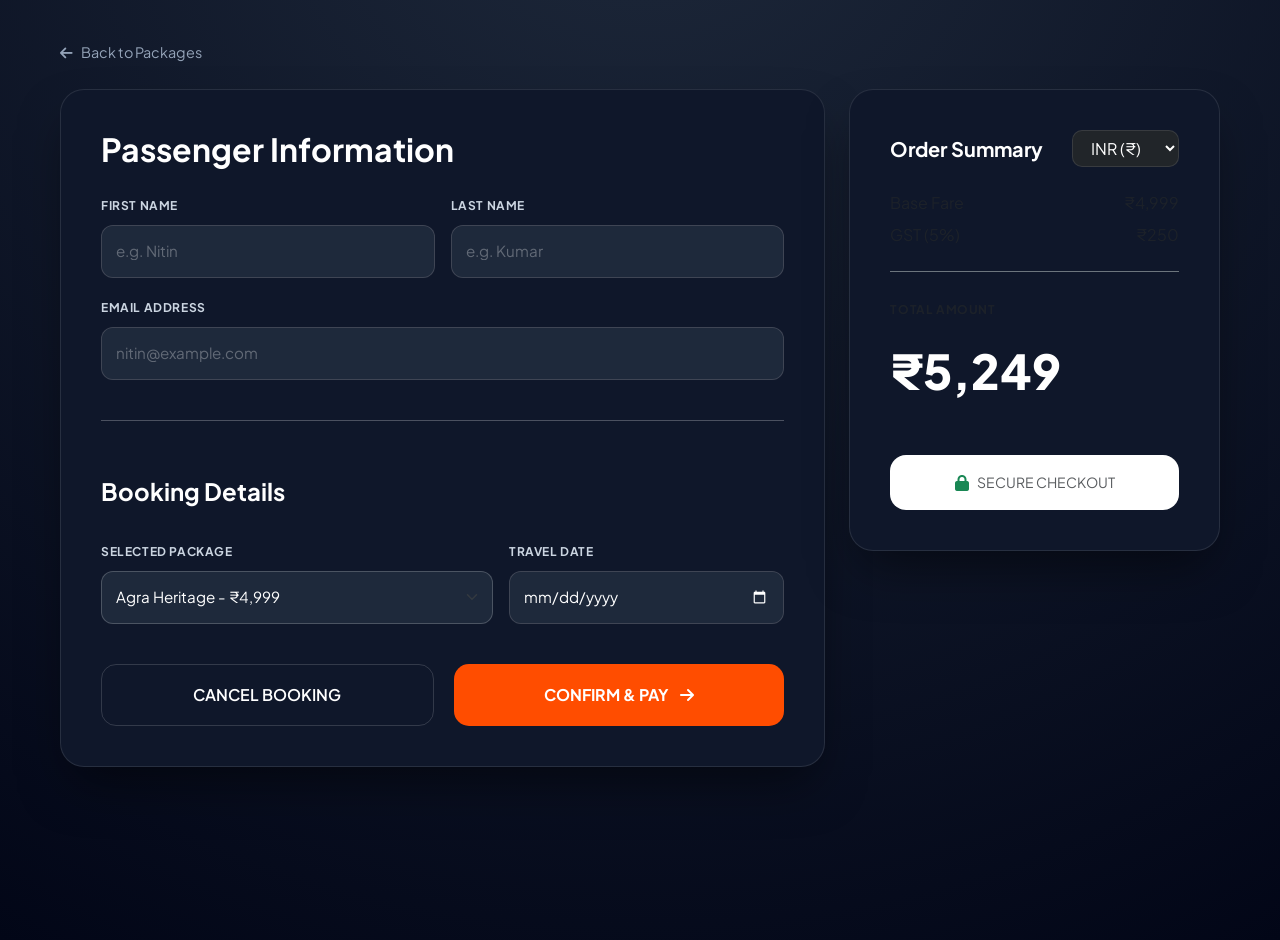
<file: booking.html>
<!DOCTYPE html>
<html lang="en">
<head>
    <meta charset="UTF-8">
    <meta name="viewport" content="width=device-width, initial-scale=1.0">
    <title>Secure Booking | IndiaTours</title>

    <link href="https://fonts.googleapis.com/css2?family=Plus+Jakarta+Sans:wght@300;400;500;600;700&display=swap" rel="stylesheet">
    <link href="https://cdn.jsdelivr.net/npm/bootstrap@5.3.2/dist/css/bootstrap.min.css" rel="stylesheet">
    <link rel="stylesheet" href="https://cdnjs.cloudflare.com/ajax/libs/font-awesome/6.4.0/css/all.min.css">

    <style>
        :root {
            --bg-deep: #020617;
            --card-bg: #0f172a;
            --accent-orange: #ff4d00;
            --text-main: #ffffff;
            --text-muted: #94a3b8;
            --input-bg: #1e293b;
            --border-glow: rgba(255, 77, 0, 0.3);
        }

        body {
            background-color: var(--bg-deep);
            background-image: radial-gradient(circle at 50% -20%, #1e293b, #020617);
            color: var(--text-main);
            font-family: 'Plus Jakarta Sans', sans-serif;
            min-height: 100vh;
            margin: 0;
        }

        .booking-wrapper { max-width: 1200px; margin: 40px auto; padding: 0 20px; }
        
        /* Updated Back Link */
        .btn-back {
            color: var(--text-muted);
            text-decoration: none;
            font-size: 0.9rem;
            transition: 0.3s;
            margin-bottom: 25px;
            display: inline-flex;
            align-items: center;
        }
        .btn-back:hover { color: var(--accent-orange); transform: translateX(-5px); }

        .glass-card {
            background: var(--card-bg);
            border: 1px solid rgba(255, 255, 255, 0.1);
            border-radius: 24px;
            padding: 2.5rem;
            box-shadow: 0 25px 50px -12px rgba(0, 0, 0, 0.5);
        }

        /* Form Styling */
        .form-label {
            color: #cbd5e1; /* Light Slate for high contrast */
            font-size: 0.75rem;
            font-weight: 700;
            text-transform: uppercase;
            letter-spacing: 0.05em;
            margin-bottom: 10px;
        }

        .form-control, .form-select {
            background-color: var(--input-bg) !important;
            border: 1px solid rgba(255,255,255,0.2) !important;
            color: #ffffff !important;
            padding: 14px;
            border-radius: 12px;
            font-size: 0.95rem;
        }

        .form-control::placeholder { color: rgba(255, 255, 255, 0.3) !important; }

        .form-control:focus {
            border-color: var(--accent-orange) !important;
            box-shadow: 0 0 0 4px var(--border-glow) !important;
        }

        input[type="date"]::-webkit-calendar-picker-indicator {
            filter: invert(1);
            cursor: pointer;
        }

        /* Pricing Section */
        .price-display {
            font-size: 3rem;
            font-weight: 800;
            color: #fff;
            margin: 15px 0;
        }

        /* Action Buttons */
        .btn-row { display: flex; gap: 20px; margin-top: 40px; }

        /* FIXED: Points to packages.html */
        .btn-cancel-link {
            flex: 1;
            padding: 18px;
            border-radius: 15px;
            border: 1px solid rgba(255, 255, 255, 0.15);
            color: #ffffff;
            text-decoration: none;
            text-align: center;
            font-weight: 600;
            transition: 0.3s;
        }
        .btn-cancel-link:hover {
            background: rgba(239, 68, 68, 0.1);
            border-color: #ef4444;
            color: #ef4444;
        }

        .btn-submit-main {
            flex: 1;
            padding: 18px;
            border-radius: 15px;
            background: var(--accent-orange);
            color: white;
            border: none;
            font-weight: 700;
            transition: 0.3s;
        }
        .btn-submit-main:hover {
            background: #e64500;
            transform: translateY(-3px);
            box-shadow: 0 15px 30px var(--border-glow);
        }

        .currency-pill {
            background: rgba(255,255,255,0.07);
            border: 1px solid rgba(255,255,255,0.1);
            border-radius: 10px;
            padding: 6px 14px;
            color: white;
            cursor: pointer;
        }
    </style>
</head>

<body>

<div class="booking-wrapper">
    <a href="packages.html" class="btn-back">
        <i class="fas fa-arrow-left me-2"></i> Back to Packages
    </a>

    <div class="row g-4">
        <div class="col-lg-8">
            <div class="glass-card">
                <h2 class="fw-bold mb-4">Passenger Information</h2>
                <form id="bookingForm" action="payment.html">
                    <div class="row g-3">
                        <div class="col-md-6">
                            <label class="form-label">First Name</label>
                            <input type="text" class="form-control" placeholder="e.g. Nitin" required>
                        </div>
                        <div class="col-md-6">
                            <label class="form-label">Last Name</label>
                            <input type="text" class="form-control" placeholder="e.g. Kumar" required>
                        </div>
                        <div class="col-12">
                            <label class="form-label">Email Address</label>
                            <input type="email" class="form-control" placeholder="nitin@example.com" required>
                        </div>

                        <div class="col-12 my-4"><hr class="opacity-10"></div>

                        <h4 class="fw-bold mb-3">Booking Details</h4>
                        <div class="col-md-7">
                            <label class="form-label">Selected Package</label>
                            <select class="form-select" id="packageSelect">
                                <option value="4999">Agra Heritage - ₹4,999</option>
                                <option value="6999">Goa Beach Bliss - ₹6,999</option>
                                <option value="8999">Manali Snow Peaks - ₹8,999</option>
                            </select>
                        </div>
                        <div class="col-md-5">
                            <label class="form-label">Travel Date</label>
                            <input type="date" class="form-control" id="travelDate" required>
                        </div>

                        <div class="btn-row">
                            <a href="packages.html" class="btn-cancel-link">CANCEL BOOKING</a>
                            <button type="submit" class="btn-submit-main">CONFIRM & PAY <i class="fas fa-arrow-right ms-2"></i></button>
                        </div>
                    </div>
                </form>
            </div>
        </div>

        <div class="col-lg-4">
            <div class="glass-card">
                <div class="d-flex justify-content-between align-items-center mb-4">
                    <h5 class="fw-bold m-0">Order Summary</h5>
                    <select id="currencySelect" class="currency-pill bg-dark">
                        <option value="INR">INR (₹)</option>
                        <option value="USD">USD ($)</option>
                        <option value="EUR">EUR (€)</option>
                        <option value="GBP">GBP (£)</option>
                    </select>
                </div>

                <div class="d-flex justify-content-between text-muted mb-2">
                    <span>Base Fare</span>
                    <span id="base_price">₹4,999</span>
                </div>
                <div class="d-flex justify-content-between text-muted mb-4">
                    <span>GST (5%)</span>
                    <span id="tax_price">₹250</span>
                </div>

                <div class="border-top border-secondary opacity-20 my-4"></div>

                <label class="form-label text-muted mb-0">TOTAL AMOUNT</label>
                <div class="price-display" id="total_inr">₹5,249</div>
                <div id="exchange_rate_display" class="h5 mt-2 text-success fw-bold"></div>

                <div class="mt-5 p-3 rounded-4 bg-white bg-opacity-5 border border-white border-opacity-10 text-center">
                    <div class="d-flex align-items-center justify-content-center gap-2">
                        <i class="fas fa-lock text-success"></i>
                        <span class="small text-muted">SECURE CHECKOUT</span>
                    </div>
                </div>
            </div>
        </div>
    </div>
</div>

<script>
    const packageSelect = document.getElementById('packageSelect');
    const currencySelect = document.getElementById('currencySelect');
    const totalInrDisp = document.getElementById('total_inr');
    const exchangeDisp = document.getElementById('exchange_rate_display');

    // 1. Calculate & Update UI
    async function updateBooking() {
        const baseVal = parseInt(packageSelect.value);
        const taxVal = Math.round(baseVal * 0.05);
        const totalINR = baseVal + taxVal;

        document.getElementById('base_price').innerText = '₹' + baseVal.toLocaleString('en-IN');
        document.getElementById('tax_price').innerText = '₹' + taxVal.toLocaleString('en-IN');
        totalInrDisp.innerText = '₹' + totalINR.toLocaleString('en-IN');

        const targetCurrency = currencySelect.value;
        if(targetCurrency === 'INR') {
            exchangeDisp.innerText = "";
        } else {
            try {
                // Real-time Exchange Fetch
                const response = await fetch(`https://open.er-api.com/v6/latest/INR`);
                const data = await response.json();
                const rate = data.rates[targetCurrency];
                const converted = (totalINR * rate).toFixed(2);
                
                const symbols = { USD: '$', EUR: '€', GBP: '£' };
                exchangeDisp.innerText = `${symbols[targetCurrency]}${converted} ${targetCurrency}`;
            } catch (error) {
                exchangeDisp.innerText = "Rates Sync Error";
            }
        }
    }

    // Set min date to today automatically
    document.getElementById('travelDate').min = new Date().toISOString().split('T')[0];

    // Listeners
    packageSelect.addEventListener('change', updateBooking);
    currencySelect.addEventListener('change', updateBooking);

    // Run Initial State
    updateBooking();

    // Submit Handling
    document.getElementById('bookingForm').addEventListener('submit', (e) => {
        const btn = e.target.querySelector('.btn-submit-main');
        btn.innerHTML = '<i class="fas fa-circle-notch fa-spin me-2"></i> PROCESSING...';
        btn.style.opacity = '0.7';
        btn.style.pointerEvents = 'none';
    });
</script>

</body>
</html>
</file>
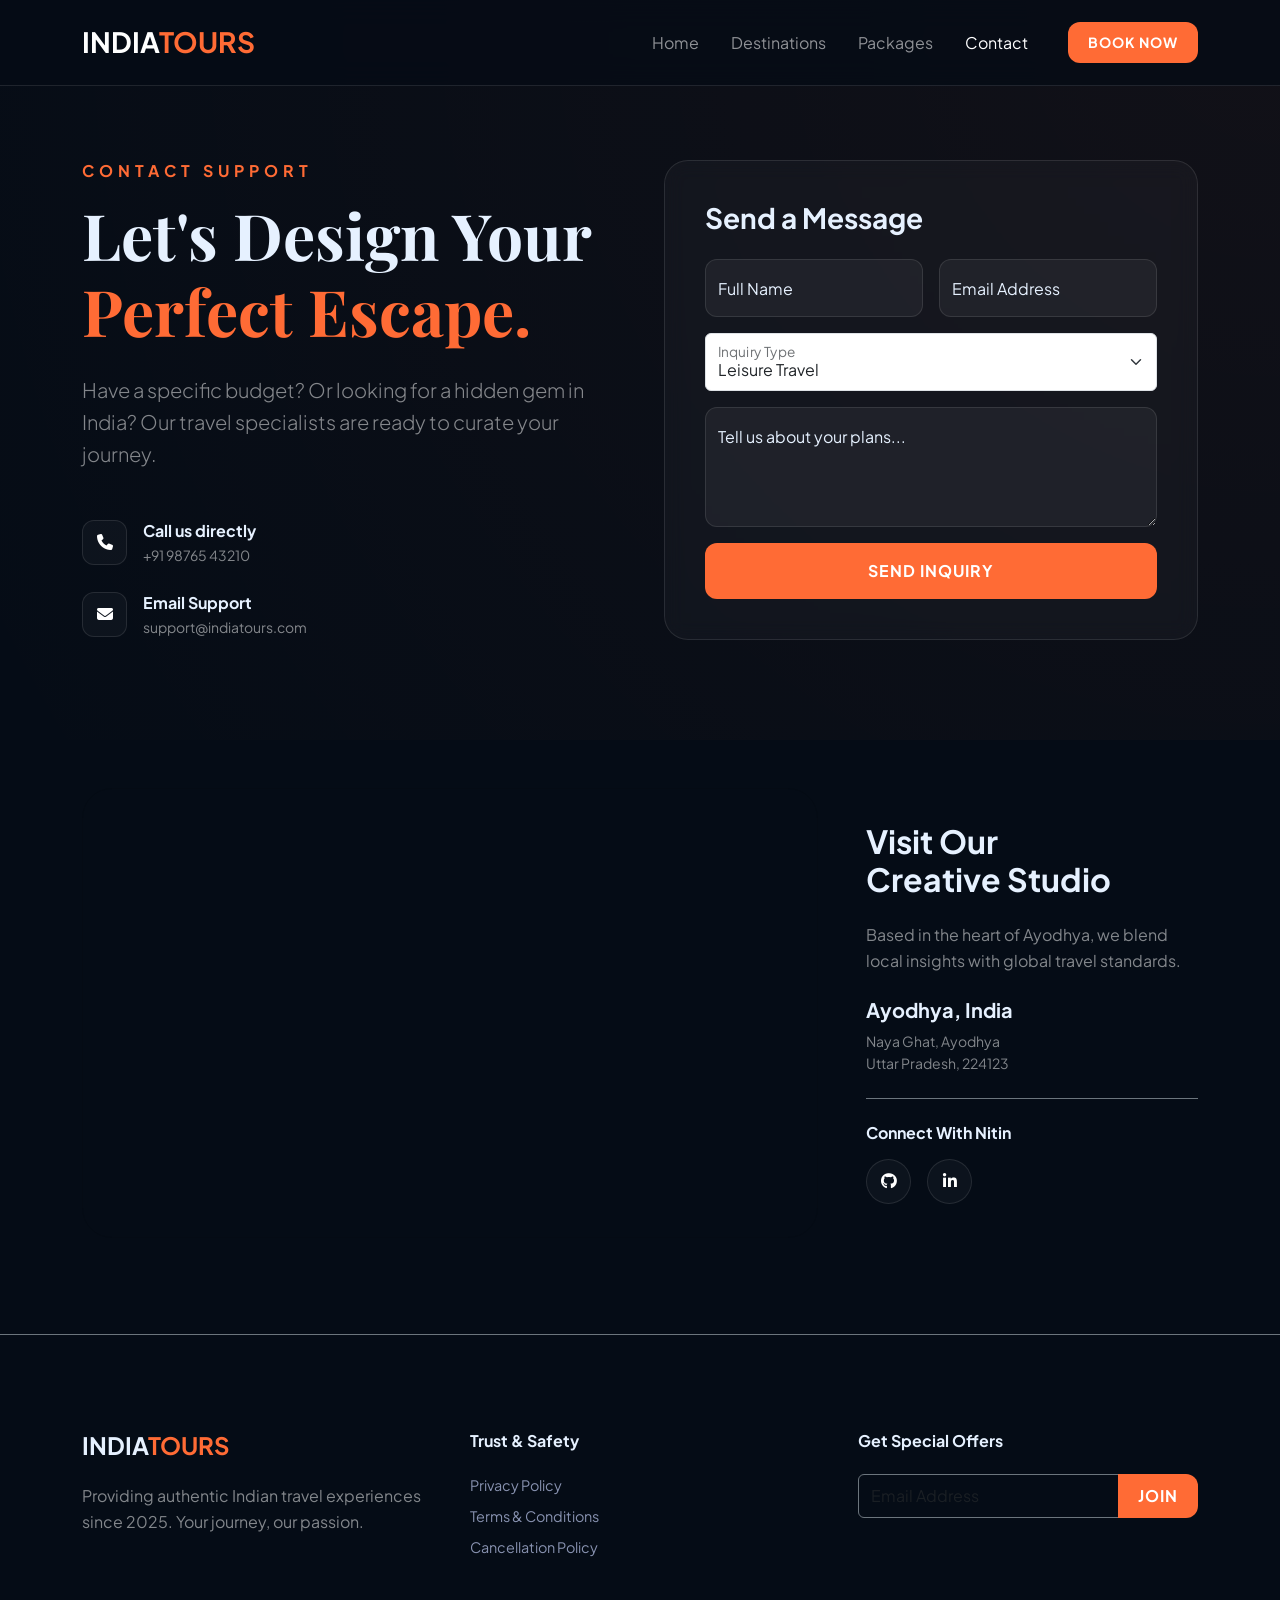
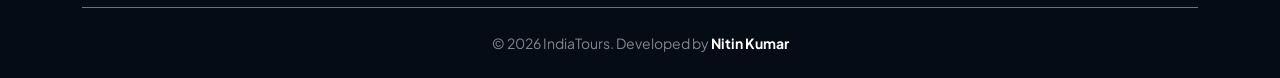
<file: contact.html>
<!DOCTYPE html>
<html lang="en">
<head>
    <meta charset="UTF-8">
    <meta name="viewport" content="width=device-width, initial-scale=1.0">
    <title>Contact Our Travel Experts | IndiaTours</title>
    
    <link href="https://fonts.googleapis.com/css2?family=Plus+Jakarta+Sans:wght@300;400;600;700&family=Playfair+Display:wght@700&display=swap" rel="stylesheet">
    <link href="https://cdn.jsdelivr.net/npm/bootstrap@5.3.2/dist/css/bootstrap.min.css" rel="stylesheet">
    <link rel="stylesheet" href="https://cdnjs.cloudflare.com/ajax/libs/font-awesome/6.4.0/css/all.min.css">
    
    <style>
        :root {
            --navy-deep: #050c16;
            --navy-soft: #0a192f;
            --orange-vibrant: #ff6b35;
            --glass: rgba(255, 255, 255, 0.03);
            --border-glass: rgba(255, 255, 255, 0.1);
        }

        body { 
            background-color: var(--navy-deep); 
            color: #e6f1ff; 
            font-family: 'Plus Jakarta Sans', sans-serif;
            line-height: 1.6;
        }

        /* Premium Navbar */
        .navbar {
            background: rgba(5, 12, 22, 0.8) !important;
            backdrop-filter: blur(15px);
            border-bottom: 1px solid var(--border-glass);
            padding: 15px 0;
        }

        /* Hero Split Section */
        .contact-hero {
            padding: 160px 0 100px;
            background: radial-gradient(circle at top right, rgba(255, 107, 53, 0.05), transparent);
        }

        /* Modern Card Design */
        .glass-card {
            background: var(--glass);
            border: 1px solid var(--border-glass);
            backdrop-filter: blur(10px);
            border-radius: 24px;
            padding: 40px;
            transition: 0.4s cubic-bezier(0.4, 0, 0.2, 1);
        }

        .glass-card:hover {
            border-color: var(--orange-vibrant);
            background: rgba(255, 255, 255, 0.05);
            transform: translateY(-5px);
        }

        /* Input Styling */
        .form-floating > .form-control {
            background: rgba(255, 255, 255, 0.05);
            border: 1px solid var(--border-glass);
            color: white;
            border-radius: 12px;
        }

        .form-floating > .form-control:focus {
            border-color: var(--orange-vibrant);
            box-shadow: 0 0 0 4px rgba(255, 107, 53, 0.1);
        }

        .btn-premium {
            background: var(--orange-vibrant);
            color: white;
            font-weight: 700;
            padding: 16px 32px;
            border-radius: 12px;
            text-transform: uppercase;
            letter-spacing: 1px;
            transition: 0.3s;
            border: none;
        }

        .btn-premium:hover {
            background: #e55a2b;
            box-shadow: 0 8px 25px rgba(255, 107, 53, 0.4);
            transform: translateY(-2px);
        }

        /* Map UI */
        .map-wrapper {
            border-radius: 30px;
            overflow: hidden;
            border: 1px solid var(--border-glass);
            filter: grayscale(1) invert(0.9) contrast(1.2);
            height: 450px;
        }

        /* Profile Icons */
        .profile-link {
            width: 45px; height: 45px;
            background: var(--glass);
            border: 1px solid var(--border-glass);
            border-radius: 50%;
            display: inline-flex;
            align-items: center; justify-content: center;
            color: white;
            text-decoration: none;
            transition: 0.3s;
        }

        .profile-link:hover {
            background: var(--orange-vibrant);
            color: white;
            transform: scale(1.1);
        }

        /* Footer Utilities */
        .footer-legal-link {
            color: #8892b0;
            text-decoration: none;
            font-size: 0.9rem;
            transition: 0.2s;
        }
        .footer-legal-link:hover { color: var(--orange-vibrant); }
    </style>
</head>

<body>

    <nav class="navbar navbar-expand-lg navbar-dark fixed-top">
        <div class="container">
            <a class="navbar-brand fw-bold fs-3" href="index.html">INDIA<span style="color: var(--orange-vibrant);">TOURS</span></a>
            <button class="navbar-toggler" type="button" data-bs-toggle="collapse" data-bs-target="#navbarNav">
                <span class="navbar-toggler-icon"></span>
            </button>
            <div class="collapse navbar-collapse" id="navbarNav">
                <ul class="navbar-nav ms-auto gap-lg-3">
                    <li class="nav-item"><a class="nav-link" href="index.html">Home</a></li>
                    <li class="nav-item"><a class="nav-link" href="destinations.html">Destinations</a></li>
                    <li class="nav-item"><a class="nav-link" href="packages.html">Packages</a></li>
                    <li class="nav-item"><a class="nav-link active text-orange" href="contact.html">Contact</a></li>
                    <li class="nav-item"><a class="btn btn-premium btn-sm ms-lg-3" href="booking.html" style="padding: 10px 20px;">Book Now</a></li>
                </ul>
            </div>
        </div>
    </nav>

    <section class="contact-hero">
        <div class="container">
            <div class="row align-items-center g-5">
                <div class="col-lg-6">
                    <h6 class="text-uppercase fw-bold mb-3" style="color: var(--orange-vibrant); letter-spacing: 5px;">Contact Support</h6>
                    <h1 class="display-3 fw-bold mb-4" style="font-family: 'Playfair Display';">Let's Design Your <br><span style="color: var(--orange-vibrant);">Perfect Escape.</span></h1>
                    <p class="lead text-white-50 mb-5">Have a specific budget? Or looking for a hidden gem in India? Our travel specialists are ready to curate your journey.</p>
                    
                    <div class="d-flex flex-column gap-4">
                        <div class="d-flex align-items-center gap-3">
                            <div class="profile-link" style="border-radius: 12px;"><i class="fa-solid fa-phone"></i></div>
                            <div>
                                <p class="mb-0 fw-bold">Call us directly</p>
                                <p class="text-white-50 small mb-0">+91 98765 43210</p>
                            </div>
                        </div>
                        <div class="d-flex align-items-center gap-3">
                            <div class="profile-link" style="border-radius: 12px;"><i class="fa-solid fa-envelope"></i></div>
                            <div>
                                <p class="mb-0 fw-bold">Email Support</p>
                                <p class="text-white-50 small mb-0">support@indiatours.com</p>
                            </div>
                        </div>
                    </div>
                </div>

                <div class="col-lg-6">
                    <div class="glass-card">
                        <h3 class="fw-bold mb-4">Send a Message</h3>
                        <form id="contactForm">
                            <div class="row g-3">
                                <div class="col-md-6">
                                    <div class="form-floating">
                                        <input type="text" class="form-control" id="name" placeholder="Name" required>
                                        <label for="name">Full Name</label>
                                    </div>
                                </div>
                                <div class="col-md-6">
                                    <div class="form-floating">
                                        <input type="email" class="form-control" id="email" placeholder="Email" required>
                                        <label for="email">Email Address</label>
                                    </div>
                                </div>
                                <div class="col-12">
                                    <div class="form-floating">
                                        <select class="form-select" id="type">
                                            <option>Leisure Travel</option>
                                            <option>Business Trip</option>
                                            <option>Honeymoon Package</option>
                                            <option>Group Tour (INR Special)</option>
                                        </select>
                                        <label for="type">Inquiry Type</label>
                                    </div>
                                </div>
                                <div class="col-12">
                                    <div class="form-floating">
                                        <textarea class="form-control" id="message" style="height: 120px" placeholder="Message"></textarea>
                                        <label for="message">Tell us about your plans...</label>
                                    </div>
                                </div>
                                <div class="col-12">
                                    <button class="btn btn-premium w-100 py-3" type="submit">Send Inquiry</button>
                                </div>
                            </div>
                        </form>
                    </div>
                </div>
            </div>
        </div>
    </section>

    <section class="py-5">
        <div class="container">
            <div class="row g-4 align-items-center">
                <div class="col-lg-8">
                    <div class="map-wrapper">
                        <iframe src="https://www.google.com/maps/embed?pb=!1m18!1m12!1m3!1d113912.44122177422!2d82.12219765451663!3d26.76785237330752!2m3!1f0!2f0!3f0!3m2!1i1024!2i768!4f13.1!3m3!1m2!1s0x399a07937e6da543%3A0xc3f5872895e63821!2sAyodhya%2C%20Uttar%20Pradesh!5e0!3m2!1sen!2sin!4v1700000000000!5m2!1sen!2sin" width="100%" height="100%" style="border:0;" allowfullscreen=""></iframe>
                    </div>
                </div>
                <div class="col-lg-4">
                    <div class="ps-lg-4">
                        <h2 class="fw-bold mb-4">Visit Our <br>Creative Studio</h2>
                        <p class="text-white-50 mb-4">Based in the heart of Ayodhya, we blend local insights with global travel standards.</p>
                        <h5 class="fw-bold mb-2">Ayodhya, India</h5>
                        <p class="text-white-50 small mb-4">Naya Ghat, Ayodhya<br>Uttar Pradesh, 224123</p>
                        
                        <div class="pt-4 border-top border-secondary">
                            <h6 class="fw-bold mb-3">Connect With Nitin</h6>
                            <div class="d-flex gap-3">
                                <a href="https://github.com/Nitin765kumar" target="_blank" class="profile-link"><i class="fa-brands fa-github"></i></a>
                                <a href="https://www.linkedin.com/in/nitinkumar25" target="_blank" class="profile-link"><i class="fa-brands fa-linkedin-in"></i></a>
                            </div>
                        </div>
                    </div>
                </div>
            </div>
        </div>
    </section>

    <footer class="pt-5 mt-5 border-top border-secondary">
        <div class="container">
            <div class="row g-5 py-5">
                <div class="col-lg-4">
                    <h4 class="fw-bold mb-4">INDIA<span style="color: var(--orange-vibrant);">TOURS</span></h4>
                    <p class="text-white-50">Providing authentic Indian travel experiences since 2025. Your journey, our passion.</p>
                </div>
                <div class="col-lg-4">
                    <h6 class="fw-bold mb-4">Trust & Safety</h6>
                    <div class="d-flex flex-column gap-2">
                        <a href="privacy.html" class="footer-legal-link">Privacy Policy</a>
                        <a href="terms.html" class="footer-legal-link">Terms & Conditions</a>
                        <a href="#" class="footer-legal-link">Cancellation Policy</a>
                    </div>
                </div>
                <div class="col-lg-4">
                    <h6 class="fw-bold mb-4">Get Special Offers</h6>
                    <div class="input-group mb-3">
                        <input type="email" id="newsEmail" class="form-control bg-transparent text-white border-secondary" placeholder="Email Address">
                        <button class="btn btn-premium" id="newsBtn" style="padding: 10px 20px;">Join</button>
                    </div>
                    <div id="newsStatus" class="small"></div>
                </div>
            </div>
            <div class="text-center py-4 border-top border-secondary">
                <p class="small text-white-50 mb-0">© 2026 IndiaTours. Developed by <span class="text-white fw-bold">Nitin Kumar</span></p>
            </div>
        </div>
    </footer>

    <script src="https://cdn.jsdelivr.net/npm/bootstrap@5.3.2/dist/js/bootstrap.bundle.min.js"></script>
    <script>
        // Form Logic
        document.getElementById('contactForm').addEventListener('submit', function(e) {
            e.preventDefault();
            alert('Your inquiry has been sent to our travel concierge!');
            this.reset();
        });

        // Newsletter Logic
        document.getElementById('newsBtn').addEventListener('click', function() {
            const status = document.getElementById('newsStatus');
            status.innerHTML = '<span class="text-success">Success! Check your inbox for INR travel deals.</span>';
            document.getElementById('newsEmail').value = '';
        });
    </script>
</body>
</html>
</file>
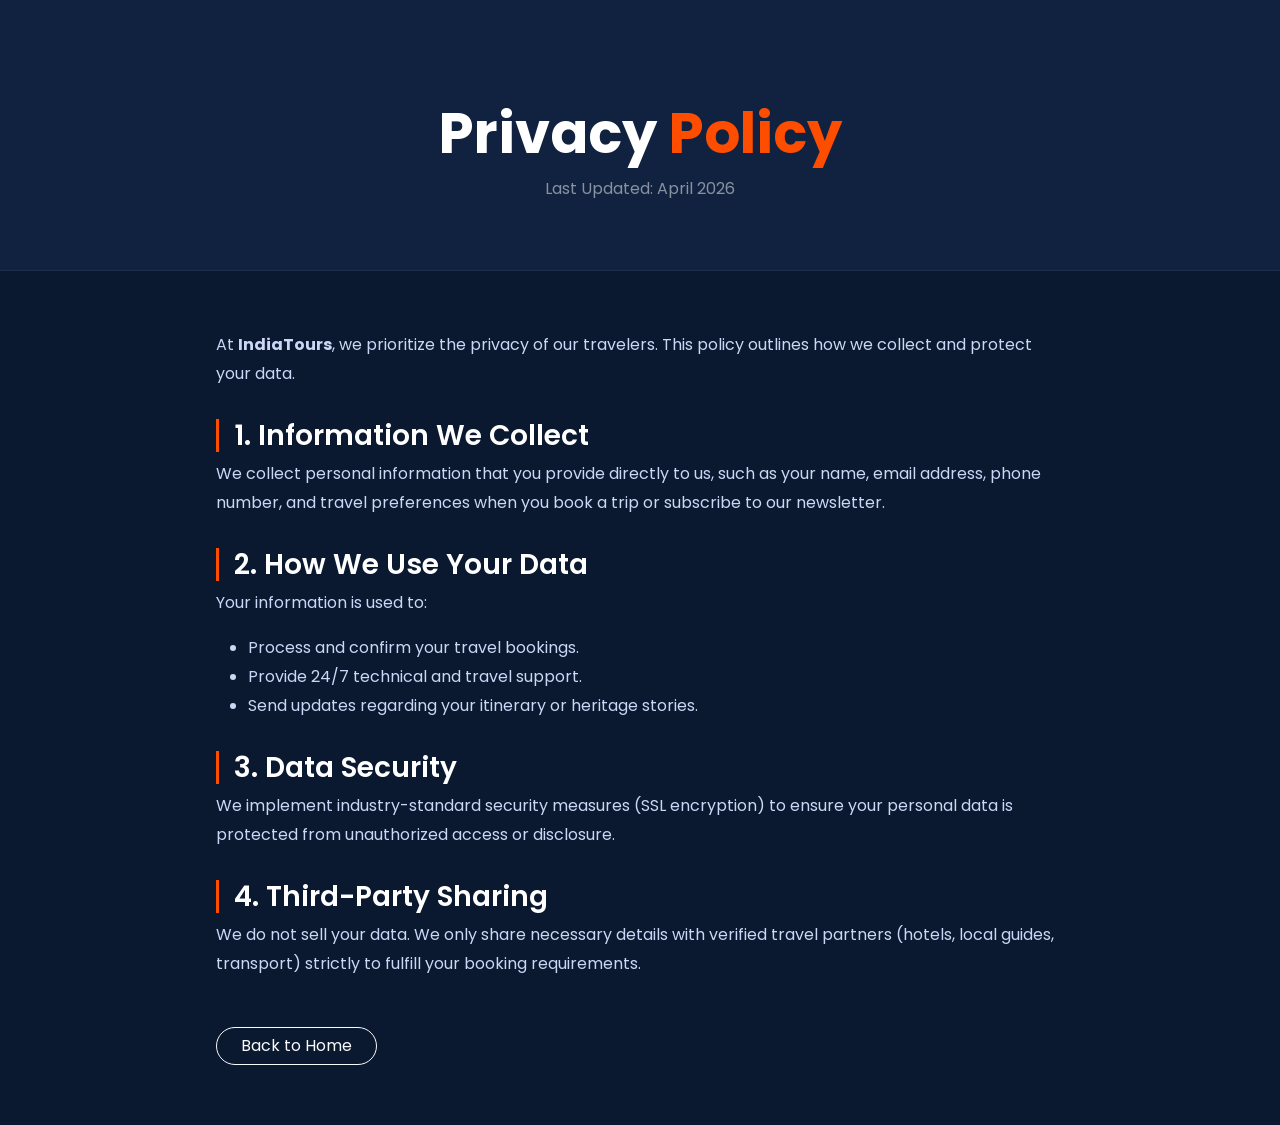
<file: privacy.html>
<!DOCTYPE html>
<html lang="en">
<head>
    <meta charset="UTF-8">
    <meta name="viewport" content="width=device-width, initial-scale=1.0">
    <title>Privacy Policy | IndiaTours</title>
    <link href="https://fonts.googleapis.com/css2?family=Poppins:wght@300;400;500;600;700&display=swap" rel="stylesheet">
    <link href="https://cdn.jsdelivr.net/npm/bootstrap@5.3.2/dist/css/bootstrap.min.css" rel="stylesheet">
    <link rel="stylesheet" href="https://cdnjs.cloudflare.com/ajax/libs/font-awesome/6.4.0/css/all.min.css">
    <style>
        :root { --navy-dark: #0a192f; --navy-slate: #112240; --orange-primary: #ff4d00; --text-slate: #8892b0; --light-slate: #ccd6f6; }
        body { font-family: 'Poppins', sans-serif; background-color: var(--navy-dark); color: var(--light-slate); line-height: 1.8; }
        .legal-header { padding: 100px 0 50px; background: var(--navy-slate); text-align: center; border-bottom: 1px solid rgba(255,255,255,0.05); }
        .content-section { padding: 60px 0; }
        h3 { color: white; font-weight: 600; margin-top: 30px; border-left: 3px solid var(--orange-primary); padding-left: 15px; }
        .text-orange { color: var(--orange-primary); }
    </style>
</head>
<body>
    <div class="legal-header">
        <div class="container">
            <h1 class="display-4 fw-bold text-white">Privacy <span class="text-orange">Policy</span></h1>
            <p class="text-white-50">Last Updated: April 2026</p>
        </div>
    </div>

    <div class="container content-section">
        <div class="row justify-content-center">
            <div class="col-lg-9">
                <p>At <strong>IndiaTours</strong>, we prioritize the privacy of our travelers. This policy outlines how we collect and protect your data.</p>
                
                <h3>1. Information We Collect</h3>
                <p>We collect personal information that you provide directly to us, such as your name, email address, phone number, and travel preferences when you book a trip or subscribe to our newsletter.</p>

                <h3>2. How We Use Your Data</h3>
                <p>Your information is used to:
                    <ul>
                        <li>Process and confirm your travel bookings.</li>
                        <li>Provide 24/7 technical and travel support.</li>
                        <li>Send updates regarding your itinerary or heritage stories.</li>
                    </ul>
                </p>

                <h3>3. Data Security</h3>
                <p>We implement industry-standard security measures (SSL encryption) to ensure your personal data is protected from unauthorized access or disclosure.</p>

                <h3>4. Third-Party Sharing</h3>
                <p>We do not sell your data. We only share necessary details with verified travel partners (hotels, local guides, transport) strictly to fulfill your booking requirements.</p>

                <div class="mt-5">
                    <a href="index.html" class="btn btn-outline-light rounded-pill px-4">Back to Home</a>
                </div>
            </div>
        </div>
    </div>
</body>
</html>
</file>
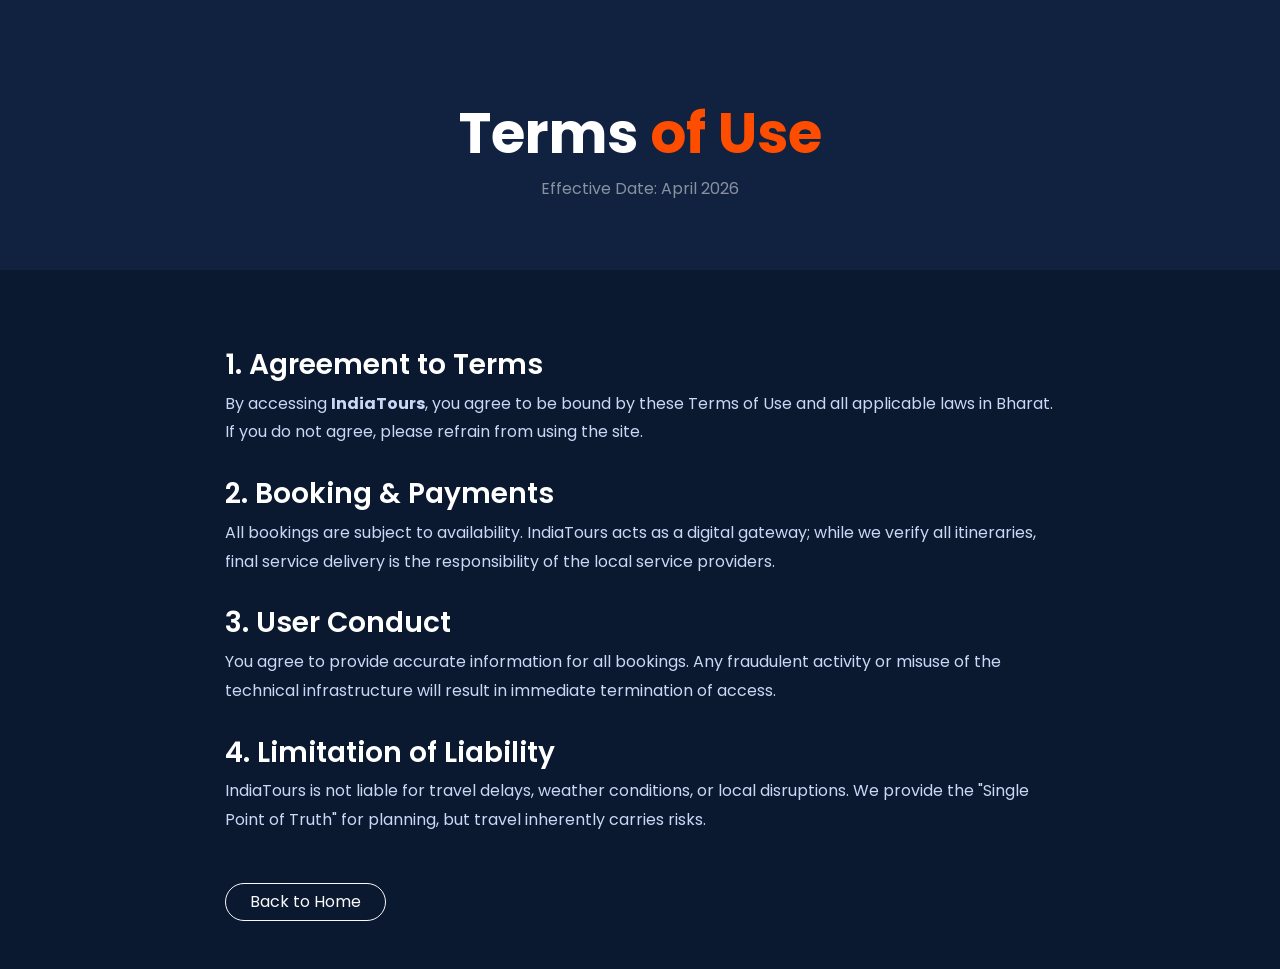
<file: terms.html>
<!DOCTYPE html>
<html lang="en">
<head>
    <meta charset="UTF-8">
    <meta name="viewport" content="width=device-width, initial-scale=1.0">
    <title>Terms of Use | IndiaTours</title>
    <link href="https://fonts.googleapis.com/css2?family=Poppins:wght@300;400;500;600;700&display=swap" rel="stylesheet">
    <link href="https://cdn.jsdelivr.net/npm/bootstrap@5.3.2/dist/css/bootstrap.min.css" rel="stylesheet">
    <style>
        :root { --navy-dark: #0a192f; --navy-slate: #112240; --orange-primary: #ff4d00; --text-slate: #8892b0; --light-slate: #ccd6f6; }
        body { font-family: 'Poppins', sans-serif; background-color: var(--navy-dark); color: var(--light-slate); line-height: 1.8; }
        .legal-header { padding: 100px 0 50px; background: var(--navy-slate); text-align: center; }
        h3 { color: white; font-weight: 600; margin-top: 30px; }
        .text-orange { color: var(--orange-primary); }
    </style>
</head>
<body>
    <div class="legal-header">
        <div class="container">
            <h1 class="display-4 fw-bold text-white">Terms <span class="text-orange">of Use</span></h1>
            <p class="text-white-50">Effective Date: April 2026</p>
        </div>
    </div>

    <div class="container py-5">
        <div class="row justify-content-center">
            <div class="col-lg-9">
                <h3>1. Agreement to Terms</h3>
                <p>By accessing <strong>IndiaTours</strong>, you agree to be bound by these Terms of Use and all applicable laws in Bharat. If you do not agree, please refrain from using the site.</p>

                <h3>2. Booking & Payments</h3>
                <p>All bookings are subject to availability. IndiaTours acts as a digital gateway; while we verify all itineraries, final service delivery is the responsibility of the local service providers.</p>

                <h3>3. User Conduct</h3>
                <p>You agree to provide accurate information for all bookings. Any fraudulent activity or misuse of the technical infrastructure will result in immediate termination of access.</p>

                <h3>4. Limitation of Liability</h3>
                <p>IndiaTours is not liable for travel delays, weather conditions, or local disruptions. We provide the "Single Point of Truth" for planning, but travel inherently carries risks.</p>

                <div class="mt-5">
                    <a href="index.html" class="btn btn-outline-light rounded-pill px-4">Back to Home</a>
                </div>
            </div>
        </div>
    </div>
</body>
</html>
</file>
